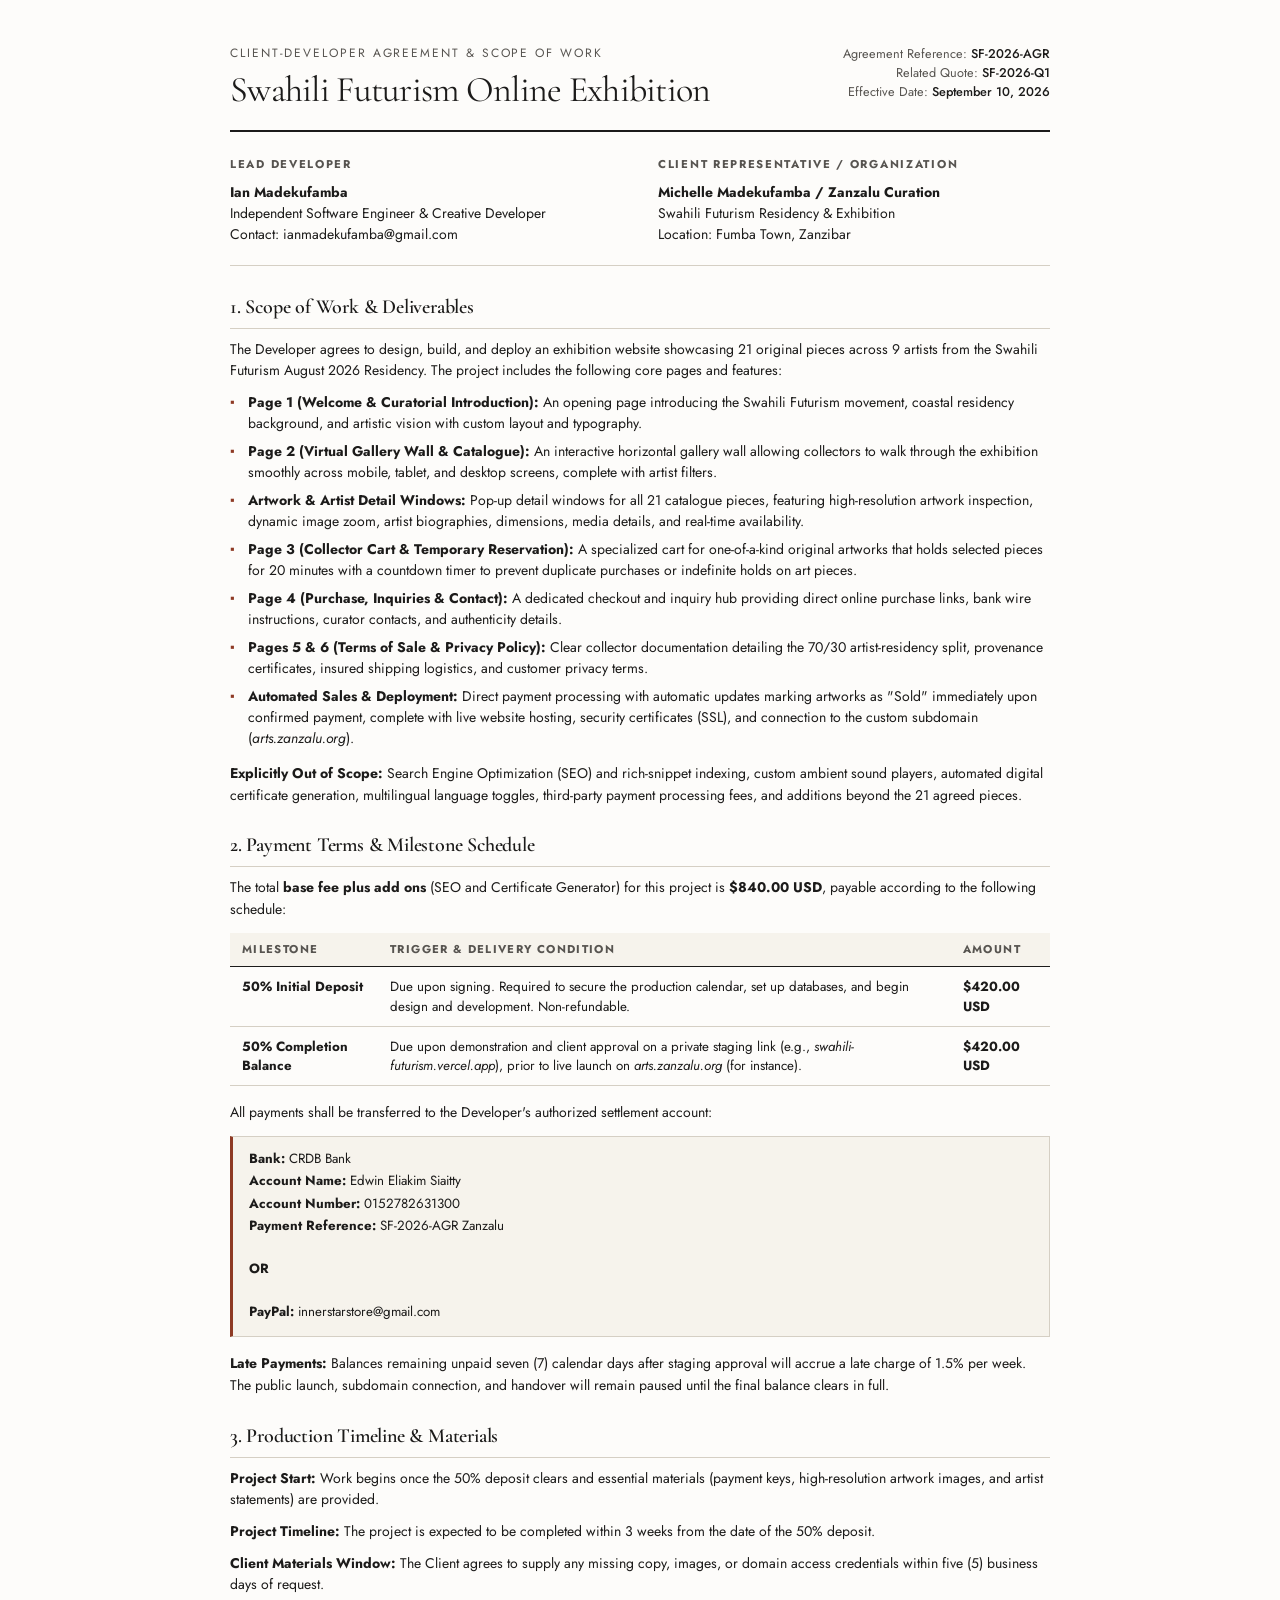
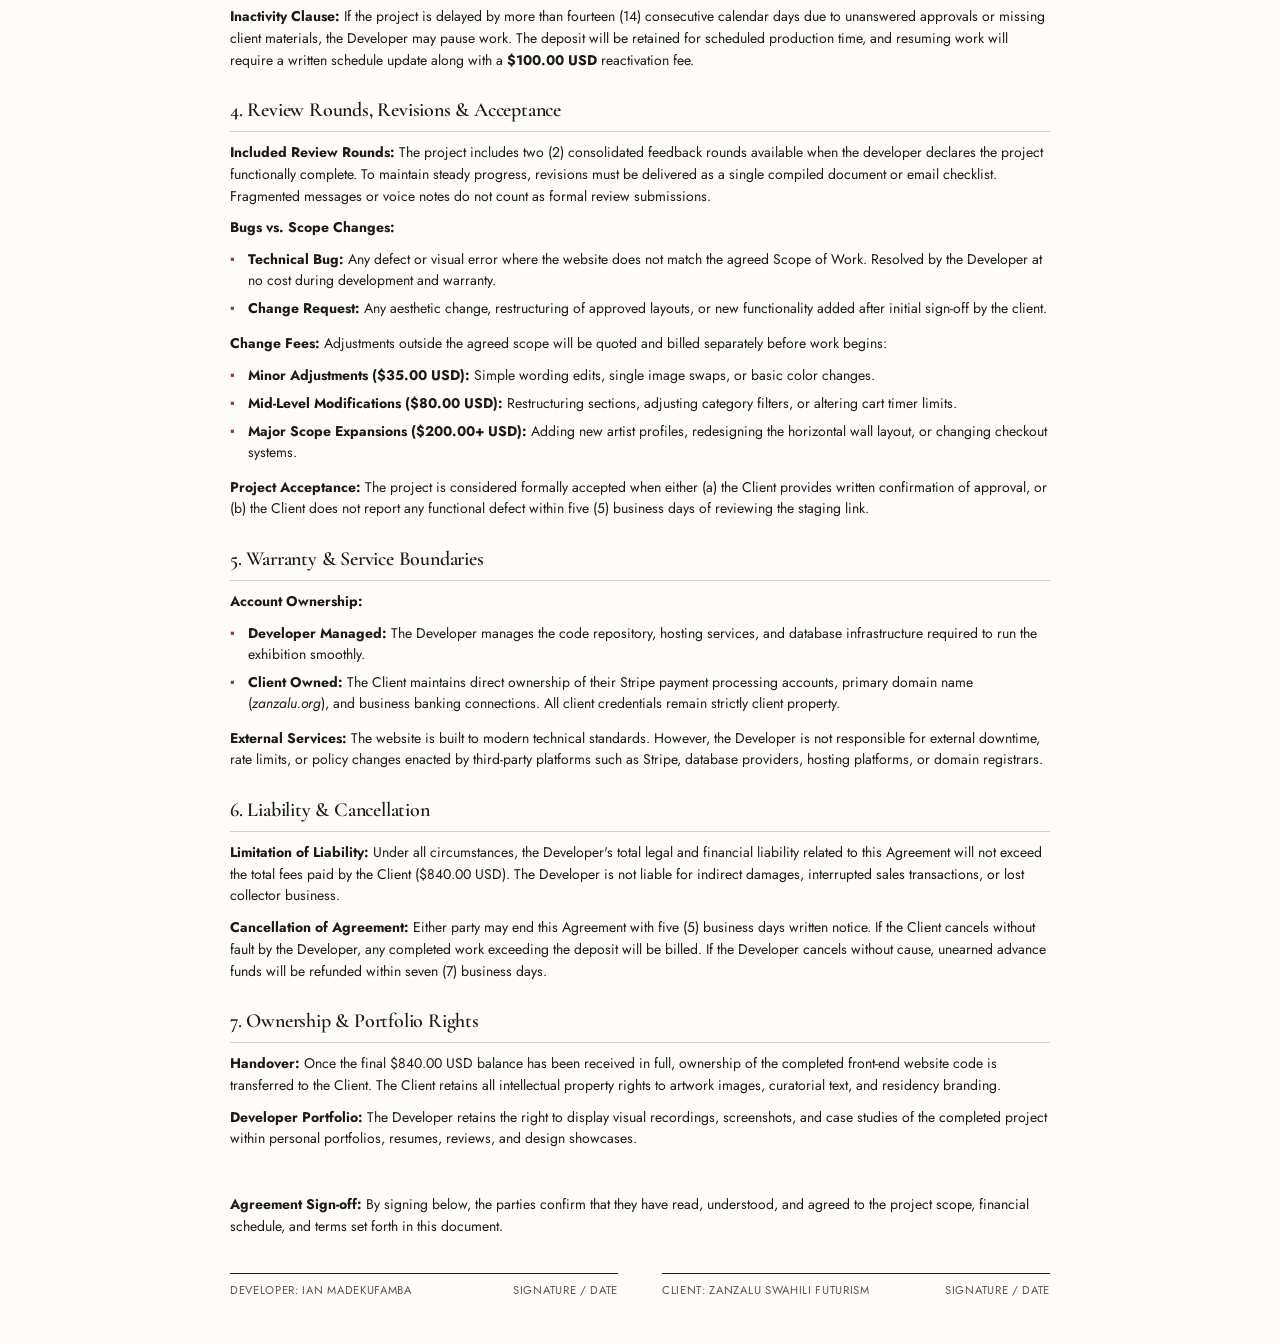
<file: project init docs/contract.html>
<!DOCTYPE html>
<html lang="en">
<head>
  <meta charset="UTF-8">
  <meta name="viewport" content="width=device-width, initial-scale=1.0">
  <title>Client-Developer Agreement — Swahili Futurism Online Exhibition</title>
  <link rel="preconnect" href="https://fonts.googleapis.com">
  <link rel="preconnect" href="https://fonts.gstatic.com" crossorigin>
  <link href="https://fonts.googleapis.com/css2?family=Cormorant+Garamond:ital,wght@0,400;0,600;1,400&family=Jost:wght@300;400;500;600&display=swap" rel="stylesheet">
  <style>
    :root {
      --bg-page: #FDFCFA;
      --bg-surface: #F6F3EC;
      --text-main: #1C1B1A;
      --text-muted: #575450;
      --border-line: #D5CFC4;
      --accent: #8E3A24;
      --font-serif: 'Cormorant Garamond', Georgia, serif;
      --font-sans: 'Jost', -apple-system, BlinkMacSystemFont, sans-serif;
    }

    * {
      box-sizing: border-box;
      margin: 0;
      padding: 0;
    }

    body {
      background-color: var(--bg-page);
      color: var(--text-main);
      font-family: var(--font-sans);
      font-size: 11pt;
      line-height: 1.55;
      padding: 44px 52px;
    }

    @page {
      size: A4;
      margin: 14mm 16mm;
    }

    .contract-sheet {
      max-width: 820px;
      margin: 0 auto;
    }

    /* Header */
    .header-row {
      display: flex;
      justify-content: space-between;
      align-items: flex-start;
      padding-bottom: 20px;
      border-bottom: 2px solid var(--text-main);
      margin-bottom: 24px;
      break-after: avoid;
      page-break-after: avoid;
    }

    .project-eyebrow {
      font-size: 9pt;
      letter-spacing: 0.16em;
      text-transform: uppercase;
      color: var(--text-muted);
      margin-bottom: 6px;
    }

    .doc-title {
      font-family: var(--font-serif);
      font-size: 27pt;
      font-weight: 400;
      line-height: 1.15;
      letter-spacing: -0.02em;
    }

    .meta-block {
      text-align: right;
      font-size: 9.5pt;
      color: var(--text-muted);
      line-height: 1.5;
    }

    .meta-block strong {
      color: var(--text-main);
      font-weight: 500;
    }

    /* Parties Summary */
    .parties-grid {
      display: grid;
      grid-template-columns: 1fr 1fr;
      gap: 36px;
      margin-bottom: 26px;
      padding-bottom: 20px;
      border-bottom: 1px solid var(--border-line);
      break-inside: avoid;
      page-break-inside: avoid;
    }

    .party-col h3 {
      font-size: 8.5pt;
      letter-spacing: 0.15em;
      text-transform: uppercase;
      color: var(--text-muted);
      margin-bottom: 8px;
    }

    .party-col p {
      font-size: 10.5pt;
      color: var(--text-main);
      line-height: 1.5;
    }

    /* Sections & Typography */
    .clause-section {
      margin-bottom: 24px;
      break-inside: avoid;
      page-break-inside: avoid;
    }

    .clause-title {
      font-family: var(--font-serif);
      font-size: 15pt;
      font-weight: 600;
      letter-spacing: -0.01em;
      margin-bottom: 10px;
      color: var(--text-main);
      border-bottom: 1px solid var(--border-line);
      padding-bottom: 5px;
      break-after: avoid;
      page-break-after: avoid;
    }

    .clause-body {
      font-size: 10.5pt;
      color: var(--text-main);
      line-height: 1.55;
    }

    .clause-body p {
      margin-bottom: 10px;
    }

    ul.contract-bullets {
      list-style: none;
      margin: 10px 0 14px;
    }

    ul.contract-bullets li {
      position: relative;
      padding-left: 18px;
      margin-bottom: 7px;
      font-size: 10.5pt;
      line-height: 1.5;
      color: var(--text-main);
    }

    ul.contract-bullets li::before {
      content: "▪";
      position: absolute;
      left: 0;
      color: var(--accent);
      font-size: 9.5pt;
    }

    /* Data Tables */
    table.data-table {
      width: 100%;
      border-collapse: collapse;
      margin: 12px 0 16px;
      break-inside: avoid;
      page-break-inside: avoid;
    }

    table.data-table th {
      text-align: left;
      font-size: 8.5pt;
      letter-spacing: 0.12em;
      text-transform: uppercase;
      color: var(--text-muted);
      padding: 8px 12px;
      border-bottom: 1px solid var(--text-main);
      background-color: var(--bg-surface);
    }

    table.data-table td {
      padding: 10px 12px;
      border-bottom: 1px solid var(--border-line);
      font-size: 10pt;
      vertical-align: top;
      line-height: 1.45;
    }

    table.data-table td strong {
      color: var(--text-main);
    }

    /* Banking Box */
    .bank-details-box {
      background-color: var(--bg-surface);
      border: 1px solid var(--border-line);
      border-left: 3px solid var(--accent);
      padding: 12px 16px;
      margin: 12px 0 16px;
      font-size: 10pt;
      break-inside: avoid;
      page-break-inside: avoid;
    }

    .bank-details-box p {
      margin-bottom: 3px;
      line-height: 1.45;
    }

    /* Signatures */
    .signatures-block {
      margin-top: 28px;
      padding-top: 16px;
      break-inside: avoid;
      page-break-inside: avoid;
    }

    .signoff-grid {
      display: grid;
      grid-template-columns: 1fr 1fr;
      gap: 44px;
      margin-top: 36px;
    }

    .sign-col {
      display: flex;
      flex-direction: column;
    }

    .sign-line {
      border-top: 1px solid var(--text-main);
      padding-top: 8px;
      font-size: 8.5pt;
      letter-spacing: 0.06em;
      text-transform: uppercase;
      color: var(--text-muted);
      display: flex;
      justify-content: space-between;
    }

    /* Explicit Clean Page Breaks */
    .page-break {
      page-break-before: always;
      break-before: page;
      height: 0;
      display: block;
      clear: both;
    }

    @media print {
      body {
        padding: 0;
        background: #fff;
        -webkit-print-color-adjust: exact;
        print-color-adjust: exact;
      }
      .contract-sheet {
        max-width: 100%;
      }
      .clause-section {
        break-inside: avoid;
        page-break-inside: avoid;
        margin-bottom: 20px;
      }
      .bank-details-box {
        background-color: #F8F8F8 !important;
      }
    }
  </style>
</head>
<body>

  <div class="contract-sheet">

    <!-- PAGE 1: Header, Parties & Section 1 -->
    <header class="header-row">
      <div>
        <p class="project-eyebrow">Client-Developer Agreement & Scope of Work</p>
        <h1 class="doc-title">Swahili Futurism Online Exhibition</h1>
      </div>
      <div class="meta-block">
        <p>Agreement Reference: <strong>SF-2026-AGR</strong></p>
        <p>Related Quote: <strong>SF-2026-Q1</strong></p>
        <p>Effective Date: <strong>September 10, 2026</strong></p>
      </div>
    </header>

    <div class="parties-grid">
      <div class="party-col">
        <h3>Lead Developer</h3>
        <p><strong>Ian Madekufamba</strong></p>
        <p>Independent Software Engineer & Creative Developer</p>
        <p>Contact: ianmadekufamba@gmail.com</p>
      </div>
      <div class="party-col">
        <h3>Client Representative / Organization</h3>
        <p><strong>Michelle Madekufamba / Zanzalu Curation</strong></p>
        <p>Swahili Futurism Residency & Exhibition</p>
        <p>Location: Fumba Town, Zanzibar</p>
      </div>
    </div>

    <!-- Section 1: Scope of Work -->
    <section class="clause-section">
      <h2 class="clause-title">1. Scope of Work & Deliverables</h2>
      <div class="clause-body">
        <p>The Developer agrees to design, build, and deploy an exhibition website showcasing 21 original pieces across 9 artists from the Swahili Futurism August 2026 Residency. The project includes the following core pages and features:</p>
        
        <ul class="contract-bullets">
          <li><strong>Page 1 (Welcome & Curatorial Introduction):</strong> An opening page introducing the Swahili Futurism movement, coastal residency background, and artistic vision with custom layout and typography.</li>
          <li><strong>Page 2 (Virtual Gallery Wall & Catalogue):</strong> An interactive horizontal gallery wall allowing collectors to walk through the exhibition smoothly across mobile, tablet, and desktop screens, complete with artist filters.</li>
          <li><strong>Artwork & Artist Detail Windows:</strong> Pop-up detail windows for all 21 catalogue pieces, featuring high-resolution artwork inspection, dynamic image zoom, artist biographies, dimensions, media details, and real-time availability.</li>
          <li><strong>Page 3 (Collector Cart & Temporary Reservation):</strong> A specialized cart for one-of-a-kind original artworks that holds selected pieces for 20 minutes with a countdown timer to prevent duplicate purchases or indefinite holds on art pieces.</li>
          <li><strong>Page 4 (Purchase, Inquiries & Contact):</strong> A dedicated checkout and inquiry hub providing direct online purchase links, bank wire instructions, curator contacts, and authenticity details.</li>
          <li><strong>Pages 5 & 6 (Terms of Sale & Privacy Policy):</strong> Clear collector documentation detailing the 70/30 artist-residency split, provenance certificates, insured shipping logistics, and customer privacy terms.</li>
          <li><strong>Automated Sales & Deployment:</strong> Direct payment processing with automatic updates marking artworks as "Sold" immediately upon confirmed payment, complete with live website hosting, security certificates (SSL), and connection to the custom subdomain (<em>arts.zanzalu.org</em>).</li>
        </ul>

        <p><strong>Explicitly Out of Scope:</strong> Search Engine Optimization (SEO) and rich-snippet indexing, custom ambient sound players, automated digital certificate generation, multilingual language toggles, third-party payment processing fees, and additions beyond the 21 agreed pieces.</p>
      </div>
    </section>

    <!-- Page Break to Page 2 -->
    <div class="page-break"></div>

    <!-- PAGE 2: Financials, Schedule & Revisions -->
    <!-- Section 2: Compensation -->
    <section class="clause-section">
      <h2 class="clause-title">2. Payment Terms & Milestone Schedule</h2>
      <div class="clause-body">
        <p>The total <strong>base fee plus add ons</strong> (SEO and Certificate Generator) for this project is <strong>$840.00 USD</strong>, payable according to the following schedule:</p>

        <table class="data-table">
          <thead>
            <tr>
              <th>Milestone</th>
              <th>Trigger & Delivery Condition</th>
              <th>Amount</th>
            </tr>
          </thead>
          <tbody>
            <tr>
              <td><strong>50% Initial Deposit</strong></td>
              <td>Due upon signing. Required to secure the production calendar, set up databases, and begin design and development. Non-refundable.</td>
              <td><strong>$420.00 USD</strong></td>
            </tr>
            <tr>
              <td><strong>50% Completion Balance</strong></td>
              <td>Due upon demonstration and client approval on a private staging link (e.g., <em>swahili-futurism.vercel.app</em>), prior to live launch on <em>arts.zanzalu.org</em> (for instance).</td>
              <td><strong>$420.00 USD</strong></td>
            </tr>
          </tbody>
        </table>

        <p>All payments shall be transferred to the Developer's authorized settlement account:</p>
        <div class="bank-details-box">
          <p><strong>Bank:</strong> CRDB Bank</p>
          <p><strong>Account Name:</strong> Edwin Eliakim Siaitty</p>
          <p><strong>Account Number:</strong> 0152782631300</p>
          <p><strong>Payment Reference:</strong> SF-2026-AGR Zanzalu</p>
          <br>
          <p><strong>OR</strong></p>
          <br>
          <p><strong>PayPal:</strong> innerstarstore@gmail.com</p>
        </div>

        <p><strong>Late Payments:</strong> Balances remaining unpaid seven (7) calendar days after staging approval will accrue a late charge of 1.5% per week. The public launch, subdomain connection, and handover will remain paused until the final balance clears in full.</p>
      </div>
    </section>

    <!-- Section 3: Timeline & Inactivity -->
    <section class="clause-section">
      <h2 class="clause-title">3. Production Timeline & Materials</h2>
      <div class="clause-body">
        <p><strong>Project Start:</strong> Work begins once the 50% deposit clears and essential materials (payment keys, high-resolution artwork images, and artist statements) are provided.</p>
        <p><strong>Project Timeline:</strong> The project is expected to be completed within 3 weeks from the date of the 50% deposit.</p>
        <p><strong>Client Materials Window:</strong> The Client agrees to supply any missing copy, images, or domain access credentials within five (5) business days of request.</p>
        <p><strong>Inactivity Clause:</strong> If the project is delayed by more than fourteen (14) consecutive calendar days due to unanswered approvals or missing client materials, the Developer may pause work. The deposit will be retained for scheduled production time, and resuming work will require a written schedule update along with a <strong>$100.00 USD</strong> reactivation fee.</p>
      </div>
    </section>

    <!-- Section 4: Testing & Revisions -->
    <section class="clause-section">
      <h2 class="clause-title">4. Review Rounds, Revisions & Acceptance</h2>
      <div class="clause-body">
        <p><strong>Included Review Rounds:</strong> The project includes two (2) consolidated feedback rounds available when the developer declares the project functionally complete. To maintain steady progress, revisions must be delivered as a single compiled document or email checklist. Fragmented messages or voice notes do not count as formal review submissions.</p>

        <p><strong>Bugs vs. Scope Changes:</strong></p>
        <ul class="contract-bullets">
          <li><strong>Technical Bug:</strong> Any defect or visual error where the website does not match the agreed Scope of Work. Resolved by the Developer at no cost during development and warranty.</li>
          <li><strong>Change Request:</strong> Any aesthetic change, restructuring of approved layouts, or new functionality added after initial sign-off by the client.</li>
        </ul>

        <p><strong>Change Fees:</strong> Adjustments outside the agreed scope will be quoted and billed separately before work begins:</p>
        <ul class="contract-bullets">
          <li><strong>Minor Adjustments ($35.00 USD):</strong> Simple wording edits, single image swaps, or basic color changes.</li>
          <li><strong>Mid-Level Modifications ($80.00 USD):</strong> Restructuring sections, adjusting category filters, or altering cart timer limits.</li>
          <li><strong>Major Scope Expansions ($200.00+ USD):</strong> Adding new artist profiles, redesigning the horizontal wall layout, or changing checkout systems.</li>
        </ul>

        <p><strong>Project Acceptance:</strong> The project is considered formally accepted when either (a) the Client provides written confirmation of approval, or (b) the Client does not report any functional defect within five (5) business days of reviewing the staging link.</p>
      </div>
    </section>

    <!-- Page Break to Page 3 -->
    <div class="page-break"></div>

    <!-- PAGE 3: Legal, Ownership & Signatures -->
    <!-- Section 5: Warranty & Infrastructure -->
    <section class="clause-section">
      <h2 class="clause-title">5. Warranty & Service Boundaries</h2>
      <div class="clause-body">
        <p><strong>Account Ownership:</strong></p>
        <ul class="contract-bullets">
          <li><strong>Developer Managed:</strong> The Developer manages the code repository, hosting services, and database infrastructure required to run the exhibition smoothly.</li>
          <li><strong>Client Owned:</strong> The Client maintains direct ownership of their Stripe payment processing accounts, primary domain name (<em>zanzalu.org</em>), and business banking connections. All client credentials remain strictly client property.</li>
        </ul>

        <p><strong>External Services:</strong> The website is built to modern technical standards. However, the Developer is not responsible for external downtime, rate limits, or policy changes enacted by third-party platforms such as Stripe, database providers, hosting platforms, or domain registrars.</p>
      </div>
    </section>

    <!-- Section 6: Liability & Termination -->
    <section class="clause-section">
      <h2 class="clause-title">6. Liability & Cancellation</h2>
      <div class="clause-body">
        <p><strong>Limitation of Liability:</strong> Under all circumstances, the Developer's total legal and financial liability related to this Agreement will not exceed the total fees paid by the Client ($840.00 USD). The Developer is not liable for indirect damages, interrupted sales transactions, or lost collector business.</p>
        <p><strong>Cancellation of Agreement:</strong> Either party may end this Agreement with five (5) business days written notice. If the Client cancels without fault by the Developer, any completed work exceeding the deposit will be billed. If the Developer cancels without cause, unearned advance funds will be refunded within seven (7) business days.</p>
      </div>
    </section>

    <!-- Section 7: Ownership & Rights -->
    <section class="clause-section">
      <h2 class="clause-title">7. Ownership & Portfolio Rights</h2>
      <div class="clause-body">
        <p><strong>Handover:</strong> Once the final $840.00 USD balance has been received in full, ownership of the completed front-end website code is transferred to the Client. The Client retains all intellectual property rights to artwork images, curatorial text, and residency branding.</p>
        <p><strong>Developer Portfolio:</strong> The Developer retains the right to display visual recordings, screenshots, and case studies of the completed project within personal portfolios, resumes, reviews, and design showcases.</p>
      </div>
    </section>

    <!-- Signatures -->
    <div class="signatures-block">
      <p class="clause-body"><strong>Agreement Sign-off:</strong> By signing below, the parties confirm that they have read, understood, and agreed to the project scope, financial schedule, and terms set forth in this document.</p>

      <div class="signoff-grid">
        <div class="sign-col">
          <div class="sign-line">
            <span>Developer: Ian Madekufamba</span>
            <span>Signature / Date</span>
          </div>
        </div>
        <div class="sign-col">
          <div class="sign-line">
            <span>Client: Zanzalu Swahili Futurism</span>
            <span>Signature / Date</span>
          </div>
        </div>
      </div>
    </div>

  </div>

</body>
</html>
</file>
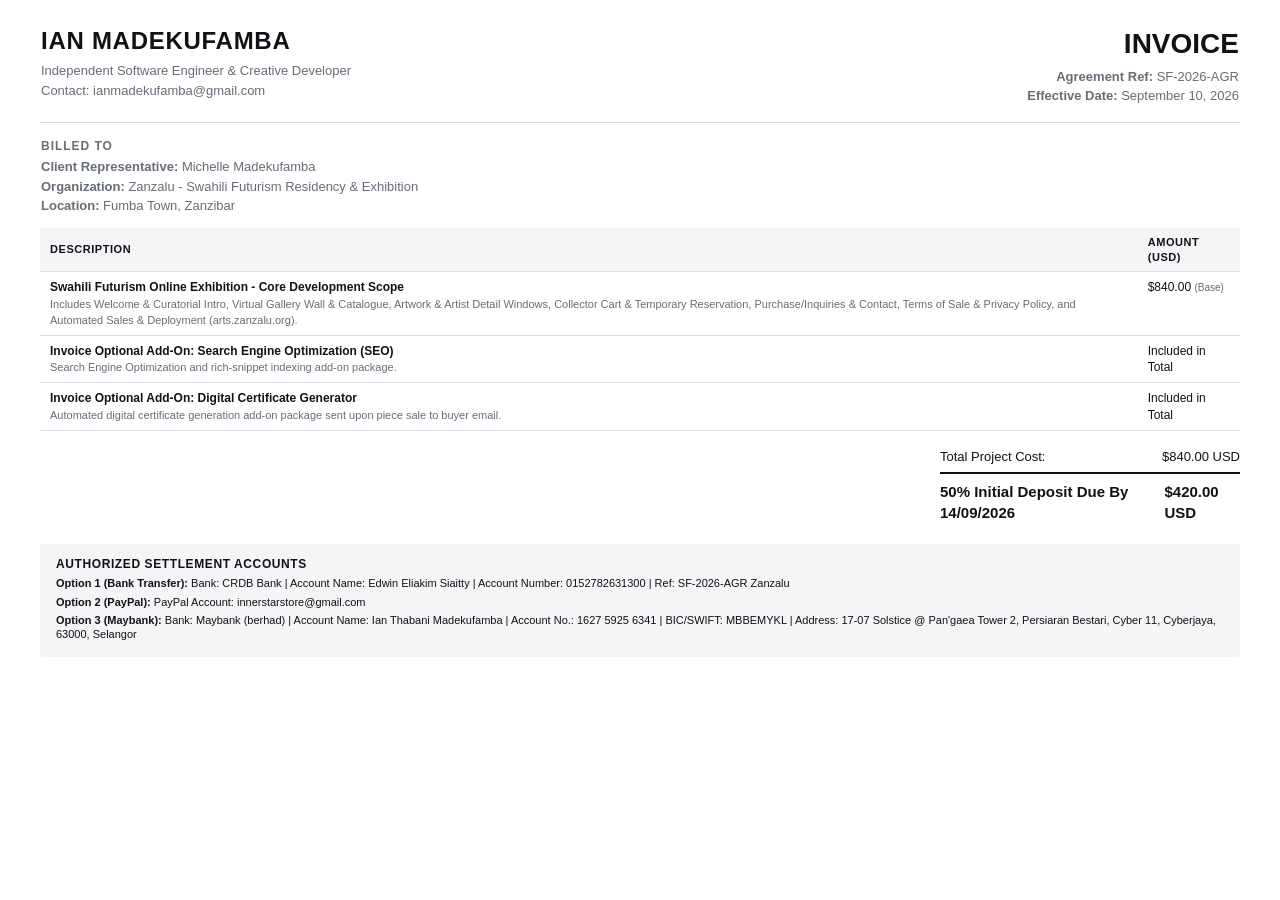
<file: project init docs/invoice.html>
<!DOCTYPE html>
<html lang="en">
<head>
    <meta charset="UTF-8">
    <title>Invoice - Swahili Futurism Online Exhibition</title>
    <style>
        body {
            font-family: 'Plus Jakarta Sans', Arial, sans-serif, Helvetica;
            color: #111215;
            line-height: 1.35;
            margin: 0;
            padding: 24px 40px;
            background-color: #FFFFFF;
        }
        .invoice-container {
            width: 100%;
            max-width: 100%;
            margin: 0 auto;
        }
        .header-table, .details-table {
            width: 100%;
            border-collapse: collapse;
        }
        .header-table td {
            vertical-align: top;
        }
        .company-title {
            font-size: 24px;
            font-weight: 900;
            text-transform: uppercase;
            letter-spacing: 0.03em;
            margin: 0 0 5px 0;
        }
        .invoice-title {
            font-size: 28px;
            font-weight: 900;
            text-transform: uppercase;
            text-align: right;
            margin: 0 0 5px 0;
            color: #111215;
        }
        .meta-text {
            font-size: 13px;
            color: #676D77;
            margin: 2px 0;
        }
        .text-right {
            text-align: right;
        }
        .divider {
            border: none;
            border-top: 1px solid #D8DDE4;
            margin: 14px 0;
        }
        .section-heading {
            font-size: 12px;
            font-weight: 700;
            text-transform: uppercase;
            letter-spacing: 0.08em;
            color: #676D77;
            margin-bottom: 4px;
        }
        .billing-table {
            width: 100%;
            border-collapse: collapse;
            margin-top: 10px;
        }
        .billing-table th, .billing-table td {
            padding: 7px 10px;
            text-align: left;
            border-bottom: 1px solid #D8DDE4;
            font-size: 12px;
        }
        .billing-table th {
            background-color: #F4F5F7;
            font-weight: 700;
            text-transform: uppercase;
            font-size: 11px;
            letter-spacing: 0.05em;
        }
        .totals-section {
            margin-top: 12px;
            float: right;
            width: 300px;
        }
        .total-row {
            display: flex;
            justify-content: space-between;
            padding: 5px 0;
            font-size: 13px;
        }
        .total-row.final {
            font-weight: 700;
            font-size: 15px;
            border-top: 2px solid #111215;
            padding-top: 8px;
            margin-top: 2px;
        }
        .clear {
            clear: both;
        }
        .payment-instructions {
            margin-top: 16px;
            background-color: #F4F5F7;
            padding: 12px 16px;
            border-radius: 4px;
            font-size: 11px;
        }
        .payment-instructions h4 {
            margin: 0 0 4px 0;
            font-size: 12px;
            text-transform: uppercase;
            letter-spacing: 0.05em;
        }
    </style>
</head>
<body>

<div class="invoice-container">
    <!-- Header Section -->
    <table class="header-table">
        <tr>
            <td>
                <h1 class="company-title">Ian Madekufamba</h1>
                <p class="meta-text">Independent Software Engineer & Creative Developer</p>
                <p class="meta-text">Contact: ianmadekufamba@gmail.com</p>
            </td>
            <td class="text-right">
                <h2 class="invoice-title">Invoice</h2>
                <p class="meta-text"><strong>Agreement Ref:</strong> SF-2026-AGR</p>
                <p class="meta-text"><strong>Effective Date:</strong> September 10, 2026</p>
            </td>
        </tr>
    </table>

    <hr class="divider">

    <!-- Client Details Section -->
    <table class="header-table">
        <tr>
            <td>
                <div class="section-heading">Billed To</div>
                <p class="meta-text"><strong>Client Representative:</strong> Michelle Madekufamba</p>
                <p class="meta-text"><strong>Organization:</strong> Zanzalu - Swahili Futurism Residency & Exhibition</p>
                <p class="meta-text"><strong>Location:</strong> Fumba Town, Zanzibar</p>
            </td>
        </tr>
    </table>

    <!-- Line Items Table -->
    <table class="billing-table">
        <thead>
            <tr>
                <th>Description</th>
                <th class="text-right">Amount (USD)</th>
            </tr>
        </thead>
        <tbody>
            <tr>
                <td>
                    <strong>Swahili Futurism Online Exhibition - Core Development Scope</strong><br>
                    <span style="font-size: 11px; color: #676D77;">Includes Welcome & Curatorial Intro, Virtual Gallery Wall & Catalogue, Artwork & Artist Detail Windows, Collector Cart & Temporary Reservation, Purchase/Inquiries & Contact, Terms of Sale & Privacy Policy, and Automated Sales & Deployment (arts.zanzalu.org).</span>
                </td>
                <td class="text-right" style="vertical-align: top;">$840.00 <span style="font-size:10px; color:#676D77;">(Base)</span></td>
            </tr>
            <tr>
                <td>
                    <strong>Invoice Optional Add-On: Search Engine Optimization (SEO)</strong><br>
                    <span style="font-size: 11px; color: #676D77;">Search Engine Optimization and rich-snippet indexing add-on package.</span>
                </td>
                <td class="text-right" style="vertical-align: top;">Included in Total</td>
            </tr>
            <tr>
                <td>
                    <strong>Invoice Optional Add-On: Digital Certificate Generator</strong><br>
                    <span style="font-size: 11px; color: #676D77;">Automated digital certificate generation add-on package sent upon piece sale to buyer email.</span>
                </td>
                <td class="text-right" style="vertical-align: top;">Included in Total</td>
            </tr>
        </tbody>
    </table>

    <!-- Totals Section -->
    <div class="totals-section">
        <div class="total-row">
            <span>Total Project Cost:</span>
            <span>$840.00 USD</span>
        </div>
        <div class="total-row final">
            <span>50% Initial Deposit Due By 14/09/2026</span>
            <span>$420.00 USD</span>
        </div>
        <div class="clear"></div>
    </div>

    <div class="clear"></div>

    <!-- Payment Instructions -->
    <div class="payment-instructions">
        <h4>Authorized Settlement Accounts</h4>
        <p style="margin: 3px 0;"><strong>Option 1 (Bank Transfer):</strong> Bank: CRDB Bank | Account Name: Edwin Eliakim Siaitty | Account Number: 0152782631300 | Ref: SF-2026-AGR Zanzalu</p>
        <p style="margin: 4px 0 0 0;"><strong>Option 2 (PayPal):</strong> PayPal Account: innerstarstore@gmail.com</p>
        <p style="margin: 3px 0;"><strong>Option 3 (Maybank):</strong> Bank: Maybank (berhad) | Account Name: Ian Thabani Madekufamba | Account No.: 1627 5925 6341 | BIC/SWIFT: MBBEMYKL | Address: 17-07 Solstice @ Pan'gaea Tower 2, Persiaran Bestari, Cyber 11, Cyberjaya, 63000, Selangor</p>
    </div>
</div>

</body>
</html>
</file>
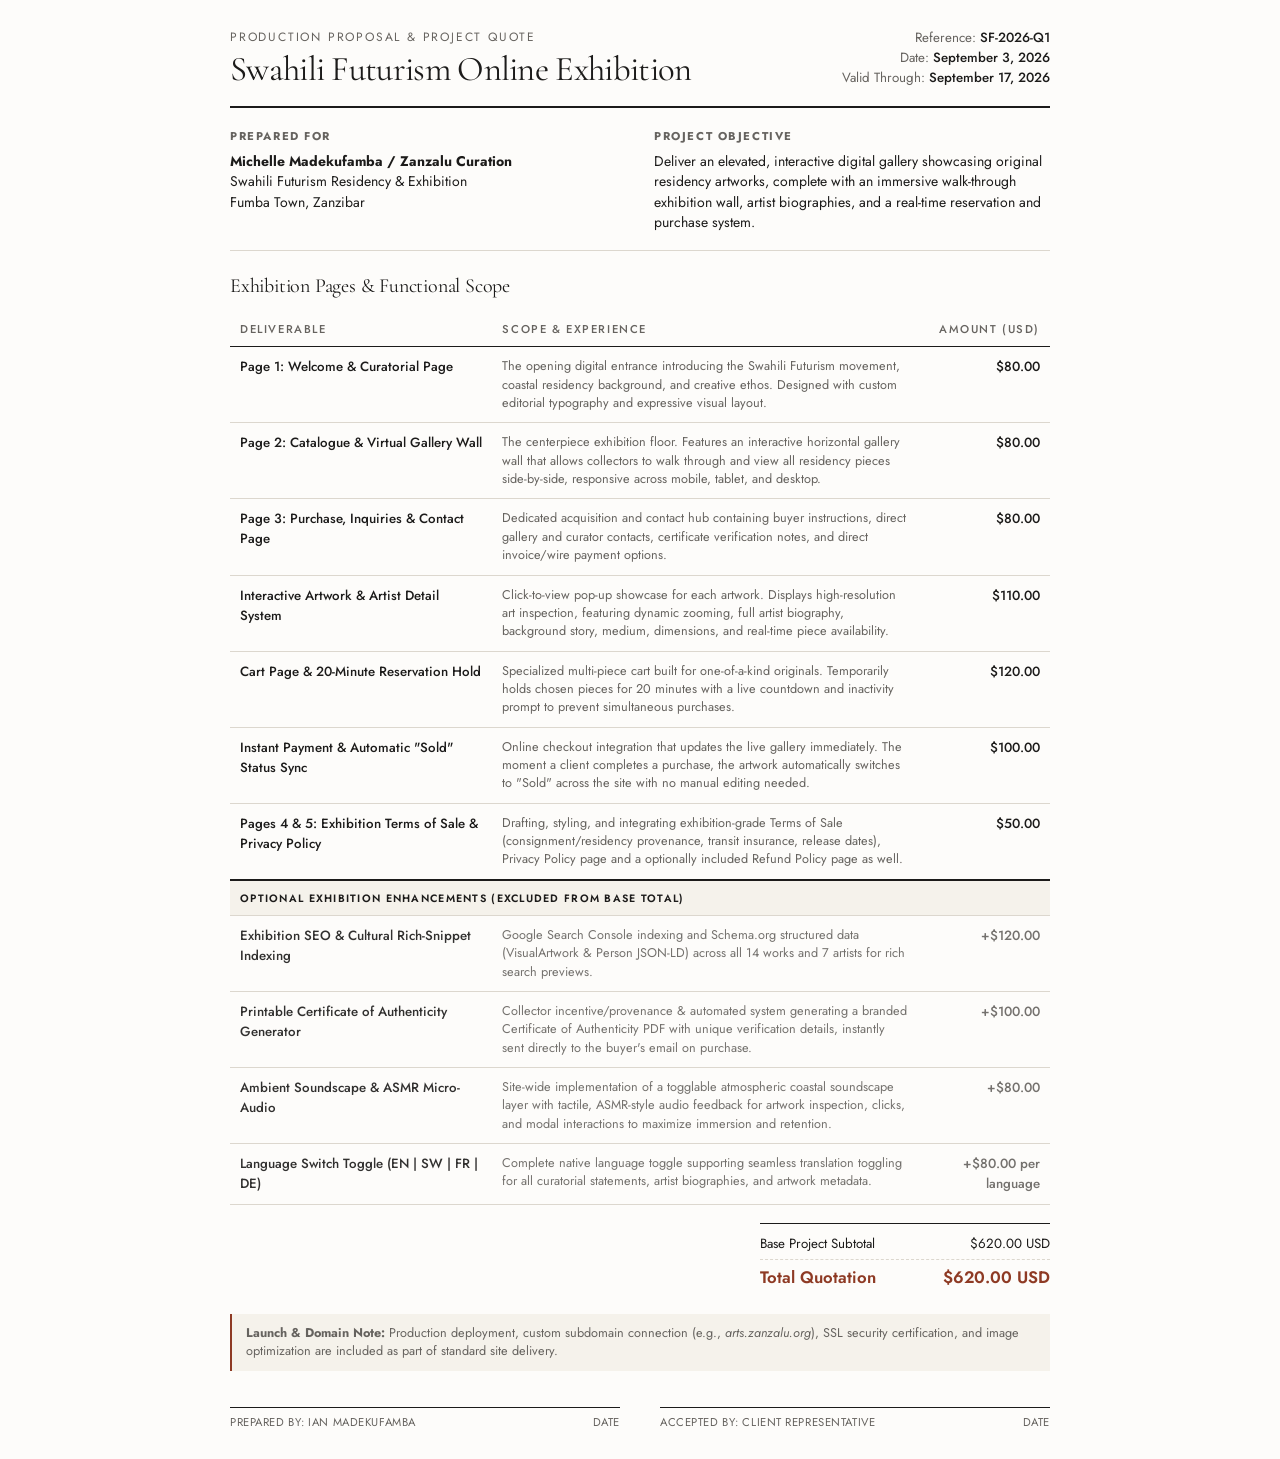
<file: project init docs/quote.html>
<!DOCTYPE html>
<html lang="en">
<head>
  <meta charset="UTF-8">
  <meta name="viewport" content="width=device-width, initial-scale=1.0">
  <title>Production Proposal & Quote - Swahili Futurism</title>
  <link rel="preconnect" href="https://fonts.googleapis.com">
  <link rel="preconnect" href="https://fonts.gstatic.com" crossorigin>
  <link href="https://fonts.googleapis.com/css2?family=Cormorant+Garamond:ital,wght@0,400;0,600;1,400&family=Jost:wght@300;400;500;600&display=swap" rel="stylesheet">
  <style>
    :root {
      --bg-page: #FDFCFA;
      --bg-surface: #F5F2EB;
      --text-main: #1C1B1A;
      --text-muted: #66635F;
      --border-line: #DCD7CE;
      --accent: #8E3A24;
      --font-serif: 'Cormorant Garamond', Georgia, serif;
      --font-sans: 'Jost', -apple-system, BlinkMacSystemFont, sans-serif;
    }

    * {
      box-sizing: border-box;
      margin: 0;
      padding: 0;
    }

    body {
      background-color: var(--bg-page);
      color: var(--text-main);
      font-family: var(--font-sans);
      font-size: 11pt;
      line-height: 1.5;
      padding: 28px 36px;
    }

    @page {
      size: A4;
      margin: 10mm 12mm;
    }

    .quote-sheet {
      max-width: 820px;
      margin: 0 auto;
    }

    /* Header */
    .header-row {
      display: flex;
      justify-content: space-between;
      align-items: flex-start;
      padding-bottom: 18px;
      border-bottom: 2px solid var(--text-main);
      margin-bottom: 20px;
    }

    .project-eyebrow {
      font-size: 9pt;
      letter-spacing: 0.15em;
      text-transform: uppercase;
      color: var(--text-muted);
      margin-bottom: 4px;
    }

    .doc-title {
      font-family: var(--font-serif);
      font-size: 26pt;
      font-weight: 400;
      line-height: 1.1;
      letter-spacing: -0.02em;
    }

    .meta-block {
      text-align: right;
      font-size: 10pt;
      color: var(--text-muted);
    }

    .meta-block strong {
      color: var(--text-main);
      font-weight: 500;
    }

    /* Overview */
    .summary-grid {
      display: grid;
      grid-template-columns: 1fr 1fr;
      gap: 28px;
      margin-bottom: 20px;
      padding-bottom: 18px;
      border-bottom: 1px solid var(--border-line);
    }

    .summary-col h3 {
      font-size: 8.5pt;
      letter-spacing: 0.14em;
      text-transform: uppercase;
      color: var(--text-muted);
      margin-bottom: 6px;
    }

    .summary-col p {
      font-size: 10.5pt;
      color: var(--text-main);
      line-height: 1.45;
    }

    /* Table */
    .section-label {
      font-family: var(--font-serif);
      font-size: 15pt;
      font-weight: 400;
      margin-bottom: 12px;
      letter-spacing: -0.01em;
    }

    table.scope-table {
      width: 100%;
      border-collapse: collapse;
      margin-bottom: 18px;
    }

    table.scope-table th {
      text-align: left;
      font-size: 8.5pt;
      letter-spacing: 0.14em;
      text-transform: uppercase;
      color: var(--text-muted);
      padding: 8px 10px;
      border-bottom: 1px solid var(--text-main);
      font-weight: 500;
    }

    table.scope-table th.right, table.scope-table td.right {
      text-align: right;
    }

    table.scope-table td {
      padding: 10px 10px;
      border-bottom: 1px solid var(--border-line);
      vertical-align: top;
      font-size: 10pt;
    }

    table.scope-table td.item-name {
      font-weight: 500;
      color: var(--text-main);
      width: 32%;
    }

    table.scope-table td.item-desc {
      color: var(--text-muted);
      font-size: 9.5pt;
      line-height: 1.45;
      width: 52%;
    }

    table.scope-table td.item-cost {
      font-weight: 500;
      width: 16%;
    }

    /* Optional Extras Divider & Rows */
    tr.table-divider-row {
      break-before: page;
      page-break-before: always;
      break-after: avoid;
      page-break-after: avoid;
    }

    tr.table-divider-row td {
      background-color: var(--bg-surface);
      font-size: 8pt;
      font-weight: 600;
      letter-spacing: 0.12em;
      text-transform: uppercase;
      color: var(--text-main);
      padding: 10px 10px 8px;
      border-top: 2px solid var(--text-main);
      border-bottom: 1px solid var(--border-line);
    }

    tr.optional-row td {
      opacity: 0.9;
    }

    tr.optional-row td.item-cost {
      color: var(--text-muted);
      font-weight: 500;
    }

    /* Totals */
    .total-box {
      margin-left: auto;
      width: 290px;
      border-top: 1px solid var(--text-main);
      padding-top: 10px;
      margin-bottom: 24px;
    }

    .total-row {
      display: flex;
      justify-content: space-between;
      font-size: 10pt;
      margin-bottom: 5px;
    }

    .total-row.grand {
      font-size: 12.5pt;
      font-weight: 600;
      padding-top: 5px;
      border-top: 1px dashed var(--border-line);
      color: var(--accent);
    }

    .total-row.deposit {
      font-size: 10.5pt;
      font-weight: 500;
      color: var(--text-main);
      padding-top: 4px;
    }

    /* Notes */
    .notes-callout {
      background-color: var(--bg-surface);
      border-left: 2px solid var(--accent);
      padding: 10px 14px;
      font-size: 9.5pt;
      color: var(--text-muted);
      line-height: 1.45;
      margin-bottom: 28px;
    }

    /* Signatures */
    .signoff-grid {
      display: grid;
      grid-template-columns: 1fr 1fr;
      gap: 40px;
      padding-top: 8px;
    }

    .sign-line {
      border-top: 1px solid var(--text-main);
      padding-top: 6px;
      font-size: 8.5pt;
      letter-spacing: 0.05em;
      text-transform: uppercase;
      color: var(--text-muted);
      display: flex;
      justify-content: space-between;
    }

    @media print {
      body {
        padding: 0;
        background: #fff;
      }
      .notes-callout {
        background-color: #F8F8F8;
      }
    }
  </style>
</head>
<body>

  <div class="quote-sheet">
    <header class="header-row">
      <div>
        <p class="project-eyebrow">Production Proposal & Project Quote</p>
        <h1 class="doc-title">Swahili Futurism Online Exhibition</h1>
      </div>
      <div class="meta-block">
        <p>Reference: <strong>SF-2026-Q1</strong></p>
        <p>Date: <strong>September 3, 2026</strong></p>
        <p>Valid Through: <strong>September 17, 2026</strong></p>
      </div>
    </header>

    <div class="summary-grid">
      <div class="summary-col">
        <h3>Prepared For</h3>
        <p><strong>Michelle Madekufamba / Zanzalu Curation</strong></p>
        <p>Swahili Futurism Residency & Exhibition</p>
        <p>Fumba Town, Zanzibar</p>
      </div>
      <div class="summary-col">
        <h3>Project Objective</h3>
        <p>Deliver an elevated, interactive digital gallery showcasing original residency artworks, complete with an immersive walk-through exhibition wall, artist biographies, and a real-time reservation and purchase system.</p>
      </div>
    </div>

    <h2 class="section-label">Exhibition Pages & Functional Scope</h2>
    <table class="scope-table">
      <thead>
        <tr>
          <th>Deliverable</th>
          <th>Scope & Experience</th>
          <th class="right">Amount (USD)</th>
        </tr>
      </thead>
      <tbody>
        <tr>
          <td class="item-name">Page 1: Welcome & Curatorial Page</td>
          <td class="item-desc">
            The opening digital entrance introducing the Swahili Futurism movement, coastal residency background, and creative ethos. Designed with custom editorial typography and expressive visual layout.
          </td>
          <td class="item-cost right">$80.00</td>
        </tr>
        <tr>
          <td class="item-name">Page 2: Catalogue & Virtual Gallery Wall</td>
          <td class="item-desc">
            The centerpiece exhibition floor. Features an interactive horizontal gallery wall that allows collectors to walk through and view all residency pieces side-by-side, responsive across mobile, tablet, and desktop.
          </td>
          <td class="item-cost right">$80.00</td>
        </tr>
        <tr>
          <td class="item-name">Page 3: Purchase, Inquiries & Contact Page</td>
          <td class="item-desc">
            Dedicated acquisition and contact hub containing buyer instructions, direct gallery and curator contacts, certificate verification notes, and direct invoice/wire payment options.
          </td>
          <td class="item-cost right">$80.00</td>
        </tr>
        <tr>
          <td class="item-name">Interactive Artwork & Artist Detail System</td>
          <td class="item-desc">
            Click-to-view pop-up showcase for each artwork. Displays high-resolution art inspection, featuring dynamic zooming, full artist biography, background story, medium, dimensions, and real-time piece availability.
          </td>
          <td class="item-cost right">$110.00</td>
        </tr>
        <tr>
          <td class="item-name">Cart Page & 20-Minute Reservation Hold</td>
          <td class="item-desc">
            Specialized multi-piece cart built for one-of-a-kind originals. Temporarily holds chosen pieces for 20 minutes with a live countdown and inactivity prompt to prevent simultaneous purchases.
          </td>
          <td class="item-cost right">$120.00</td>
        </tr>
        <tr>
          <td class="item-name">Instant Payment & Automatic "Sold" Status Sync</td>
          <td class="item-desc">
            Online checkout integration that updates the live gallery immediately. The moment a client completes a purchase, the artwork automatically switches to "Sold" across the site with no manual editing needed.
          </td>
          <td class="item-cost right">$100.00</td>
        </tr>
        <tr>
          <td class="item-name">Pages 4 & 5: Exhibition Terms of Sale & Privacy Policy</td>
          <td class="item-desc">
            Drafting, styling, and integrating exhibition-grade Terms of Sale (consignment/residency provenance, transit insurance, release dates), Privacy Policy page and a optionally included Refund Policy page as well.
          </td>
          <td class="item-cost right">$50.00</td>
        </tr>

        <!-- Optional Extras Divider -->
        <tr class="table-divider-row">
          <td colspan="3">Optional Exhibition Enhancements (Excluded from Base Total)</td>
        </tr>
        <tr class="optional-row">
          <td class="item-name">Exhibition SEO & Cultural Rich-Snippet Indexing</td>
          <td class="item-desc">
            Google Search Console indexing and Schema.org structured data (VisualArtwork & Person JSON-LD) across all 14 works and 7 artists for rich search previews.
          </td>
          <td class="item-cost right">+$120.00</td>
        </tr>
        <tr class="optional-row">
          <td class="item-name">Printable Certificate of Authenticity Generator</td>
          <td class="item-desc">
            Collector incentive/provenance & automated system generating a branded Certificate of Authenticity PDF with unique verification details, instantly sent directly to the buyer's email on purchase.
          </td>
          <td class="item-cost right">+$100.00</td>
        </tr>
        <tr class="optional-row">
          <td class="item-name">Ambient Soundscape & ASMR Micro-Audio</td>
          <td class="item-desc">
            Site-wide implementation of a togglable atmospheric coastal soundscape layer with tactile, ASMR-style audio feedback for artwork inspection, clicks, and modal interactions to maximize immersion and retention.
          </td>
          <td class="item-cost right">+$80.00</td>
        </tr>
        <tr class="optional-row">
          <td class="item-name">Language Switch Toggle (EN | SW | FR | DE)</td>
          <td class="item-desc">
            Complete native language toggle supporting seamless translation toggling for all curatorial statements, artist biographies, and artwork metadata.
          </td>
          <td class="item-cost right">+$80.00 per language</td>
        </tr>
      </tbody>
    </table>

    <div class="total-box">
      <div class="total-row">
        <span>Base Project Subtotal</span>
        <span>$620.00 USD</span>
      </div>
      <div class="total-row grand">
        <span>Total Quotation</span>
        <span>$620.00 USD</span>
      </div>
    </div>

    <div class="notes-callout">
      <strong>Launch & Domain Note:</strong> Production deployment, custom subdomain connection (e.g., <em>arts.zanzalu.org</em>), SSL security certification, and image optimization are included as part of standard site delivery.
    </div>

    <div class="signoff-grid">
      <div>
        <div class="sign-line">
          <span>Prepared By: Ian Madekufamba</span>
          <span>Date</span>
        </div>
      </div>
      <div>
        <div class="sign-line">
          <span>Accepted By: Client Representative</span>
          <span>Date</span>
        </div>
      </div>
    </div>
  </div>

</body>
</html>
</file>
